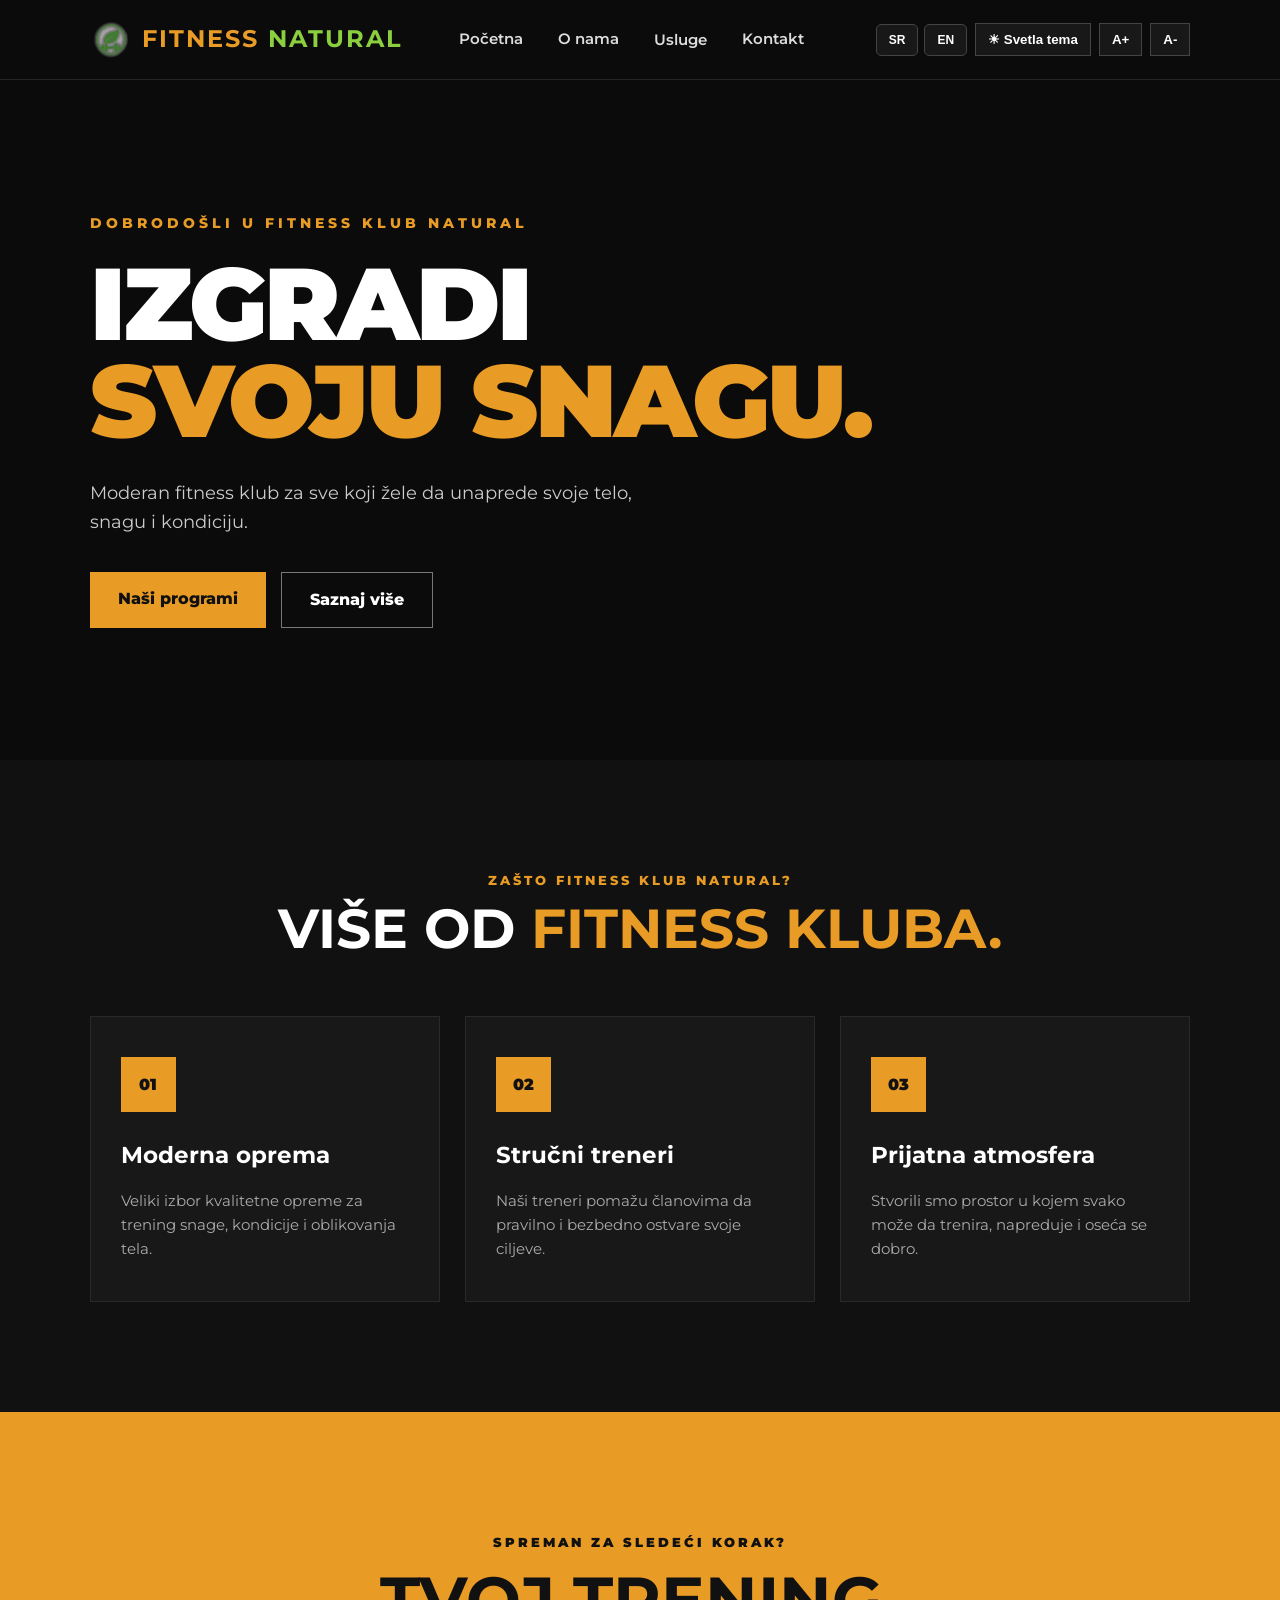
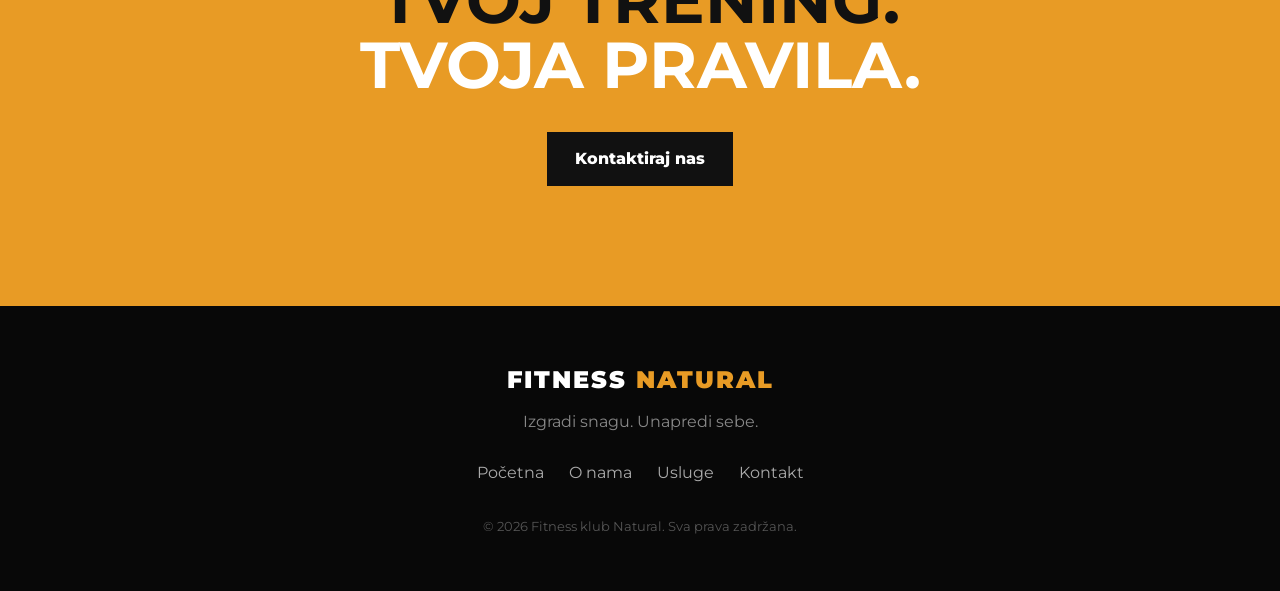
<file: index.html>
﻿<!DOCTYPE html>

<html lang="sr">

<head>
    <meta charset="UTF-8">

    <meta name="viewport" content="width=device-width, initial-scale=1.0">

    <meta name="description"
          content="Fitness klub Natural - moderan fitness klub za razvoj snage, kondicije i zdravog načina života.">

    <meta name="keywords"
          content="Fitness klub Natural, fitness klub, fitness, trening, bodybuilding, personalni trening">

    <meta name="author" content="Mateja Ivković">

    <title>Fitness klub Natural | Početna</title>



    <link rel="stylesheet" href="stil.css">
</head>

<body>


    <!-- ZAGLAVLJE -->

    <header class="zaglavlje">

        <a href="index.html" class="logo">
            <img src="logo.png" alt="Logo Fitness kluba Natural">
            <span>FITNESS <strong>NATURAL</strong></span>
        </a>

        <nav class="navigacija">

            <a href="index.html">
                Početna
            </a>

            <a href="onama.html">
                O nama
            </a>

            <div class="padajuci-meni">

                <a href="usluge.html" class="link-padajuceg-menija">
                    Usluge
                </a>

                <div class="sadrzaj-padajuceg-menija">

                    <a href="usluge.html#personalni">
                        Personalni trening
                    </a>

                    <a href="usluge.html#grupni">
                        Grupni treninzi
                    </a>

                    <a href="usluge.html#fitness">
                        Fitness program
                    </a>

                    <a href="usluge.html#ishrana">
                        Plan ishrane
                    </a>

                </div>

            </div>

            <a href="kontakt.html">
                Kontakt
            </a>

        </nav>


        <div class="kontrole-pristupacnosti">

            <!-- JEZIK -->

            <div id="kontrole-jezika"></div>

            <button type="button" id="dugme-tema">
                ☀ Svetla tema
            </button>

            <button type="button" id="povecaj-font">
                A+
            </button>

            <button type="button" id="smanji-font">
                A-
            </button>

        </div>

    </header>


    <!-- UVODNA SEKCIJA -->

    <main>

        <section class="uvodna-sekcija">

            <div class="sadrzaj-uvodne-sekcije">

                <p class="mali-naslov">
                    DOBRODOŠLI U FITNESS KLUB NATURAL
                </p>

                <h1>
                    IZGRADI
                    <span>SVOJU SNAGU.</span>
                </h1>

                <p class="uvodni-tekst">
                    Moderan fitness klub za sve koji žele da unaprede
                    svoje telo, snagu i kondiciju.
                </p>

                <div class="uvodna-dugmad">

                    <a href="usluge.html" class="dugme glavno-dugme">
                        Naši programi
                    </a>

                    <a href="onama.html" class="dugme sporedno-dugme">
                        Saznaj više
                    </a>

                </div>

            </div>

        </section>


        <!-- PREDNOSTI -->

        <section class="prednosti">

            <div class="naslov-sekcije">

                <p>
                    ZAŠTO FITNESS KLUB NATURAL?
                </p>

                <h2>
                    VIŠE OD <span>FITNESS KLUBA.</span>
                </h2>

            </div>


            <div class="kontejner-prednosti">

                <article class="kartica-prednosti">

                    <div class="oznaka-prednosti">
                        01
                    </div>

                    <h3>
                        Moderna oprema
                    </h3>

                    <p>
                        Veliki izbor kvalitetne opreme za trening
                        snage, kondicije i oblikovanja tela.
                    </p>

                </article>


                <article class="kartica-prednosti">

                    <div class="oznaka-prednosti">
                        02
                    </div>

                    <h3>
                        Stručni treneri
                    </h3>

                    <p>
                        Naši treneri pomažu članovima da pravilno
                        i bezbedno ostvare svoje ciljeve.
                    </p>

                </article>


                <article class="kartica-prednosti">

                    <div class="oznaka-prednosti">
                        03
                    </div>

                    <h3>
                        Prijatna atmosfera
                    </h3>

                    <p>
                        Stvorili smo prostor u kojem svako može
                        da trenira, napreduje i oseća se dobro.
                    </p>

                </article>

            </div>

        </section>


        <!-- POZIV NA AKCIJU -->

        <section class="poziv-na-akciju">

            <div>

                <p>
                    SPREMAN ZA SLEDEĆI KORAK?
                </p>

                <h2>
                    TVOJ TRENING.
                    <span>TVOJA PRAVILA.</span>
                </h2>

                <a href="kontakt.html" class="dugme glavno-dugme">
                    Kontaktiraj nas
                </a>

            </div>

        </section>

    </main>


    <!-- PODNOŽJE -->

    <footer class="podnozje">

        <div class="logo-podnozja">
            FITNESS <span>NATURAL</span>
        </div>

        <p>
            Izgradi snagu. Unapredi sebe.
        </p>

        <div class="linkovi-podnozja">

            <a href="index.html">
                Početna
            </a>

            <a href="onama.html">
                O nama
            </a>

            <a href="usluge.html">
                Usluge
            </a>

            <a href="kontakt.html">
                Kontakt
            </a>

        </div>

        <p class="autorska-prava">
            © 2026 Fitness klub Natural. Sva prava zadržana.
        </p>

    </footer>


    <!-- JAVASCRIPT -->

    <script src="pristupacnost.js"></script>

    <!-- PREVOD SR / EN -->

    <script src="prevod.js"></script>


</body>

</html>
</file>
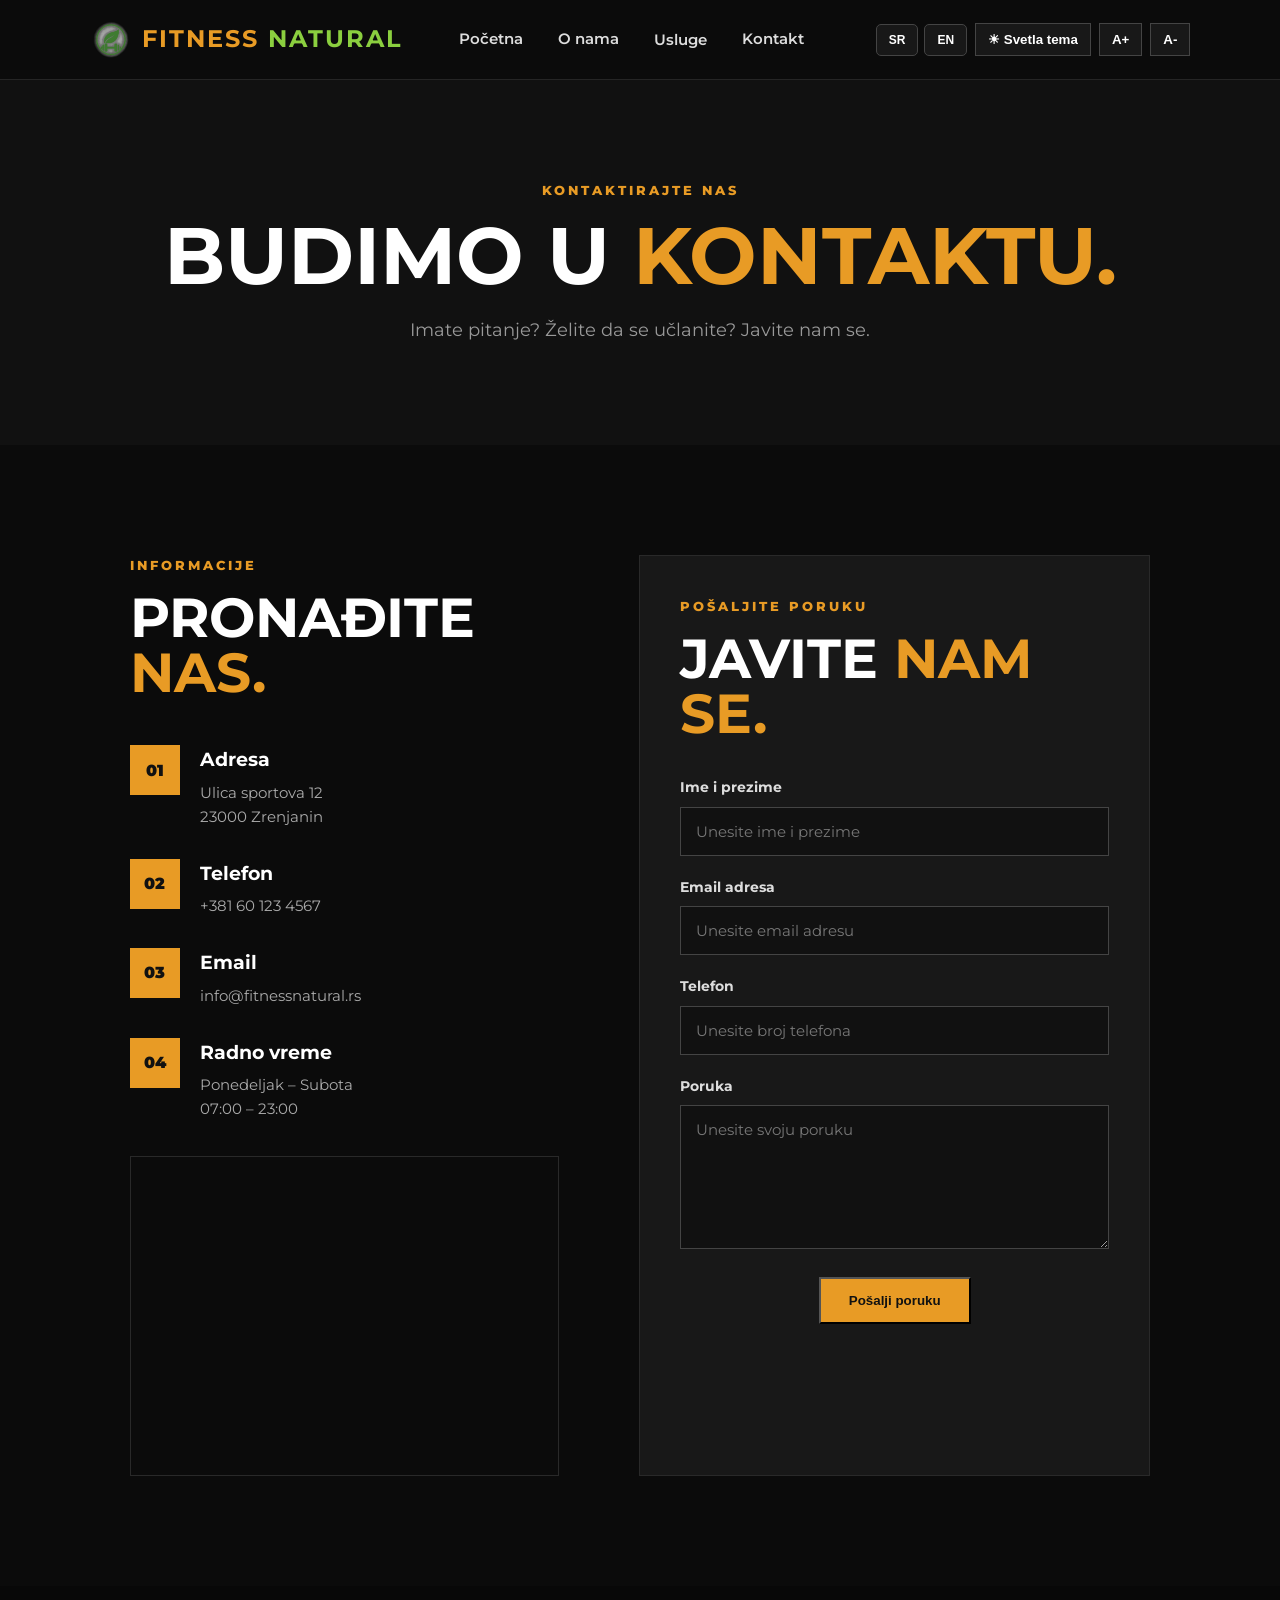
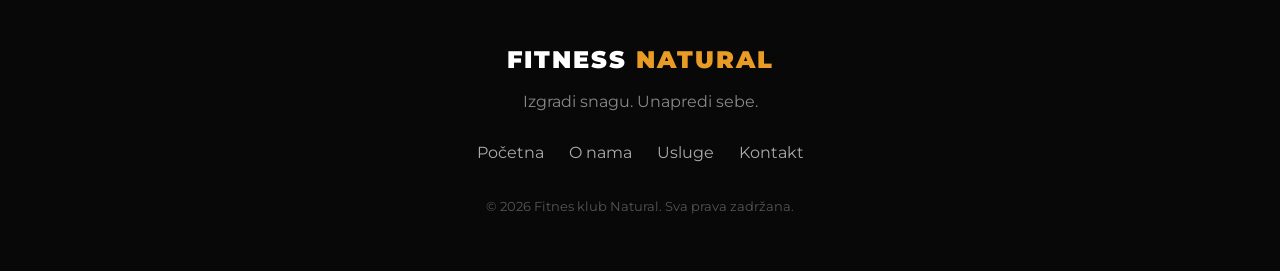
<file: kontakt.html>
﻿<!DOCTYPE html>

<html lang="sr">

<head>


    <meta charset="UTF-8">

    <meta name="viewport"
          content="width=device-width, initial-scale=1.0">

    <meta name="description"
          content="Kontaktirajte Fitnes klub Natural. Pronađite naše kontakt podatke, radno vreme i pošaljite nam poruku.">

    <meta name="keywords"
          content="Fitnes klub Natural, kontakt, fitness, Zrenjanin">

    <meta name="author"
          content="Mateja Ivković">

    <title>Fitnes klub Natural | Kontakt</title>



    <link rel="stylesheet" href="stil.css">


</head>

<body>

    
    <!-- ZAGLAVLJE -->

    <header class="zaglavlje">

        <a href="index.html" class="logo">
            <img src="logo.png" alt="Logo Fitnes kluba Natural">
            <span>FITNESS <strong>NATURAL</strong></span>
        </a>


        <nav class="navigacija">

            <a href="index.html">
                Početna
            </a>

            <a href="onama.html">
                O nama
            </a>

            <div class="padajuci-meni">

                <a href="usluge.html" class="link-padajuceg-menija">
                    Usluge
                </a>

                <div class="sadrzaj-padajuceg-menija">

                    <a href="usluge.html#personalni">
                        Personalni trening
                    </a>

                    <a href="usluge.html#grupni">
                        Grupni treninzi
                    </a>

                    <a href="usluge.html#fitness">
                        Fitness program
                    </a>

                    <a href="usluge.html#ishrana">
                        Plan ishrane
                    </a>

                </div>

            </div>

            <a href="kontakt.html">
                Kontakt
            </a>

        </nav>


        <div class="kontrole-pristupacnosti">

            <!-- JEZIK -->

            <div id="kontrole-jezika"></div>

            <button type="button" id="dugme-tema">
                ☀ Svetla tema
            </button>

            <button type="button" id="povecaj-font">
                A+
            </button>

            <button type="button" id="smanji-font">
                A-
            </button>

        </div>

    </header>



    <main>


        <!-- NASLOV STRANICE -->

        <section class="naslov-stranice">

            <p>
                KONTAKTIRAJTE NAS
            </p>

            <h1>
                BUDIMO U <span>KONTAKTU.</span>
            </h1>

            <p class="opis-stranice">
                Imate pitanje? Želite da se učlanite?
                Javite nam se.
            </p>

        </section>



        <!-- KONTAKT SEKCIJA -->

        <section class="kontakt-sekcija">


            <!-- INFORMACIJE -->

            <div class="kontakt-informacije">

                <p class="oznaka-sekcije">
                    INFORMACIJE
                </p>

                <h2>
                    PRONAĐITE <span>NAS.</span>
                </h2>


                <div class="stavka-kontakta">

                    <div class="oznaka-kontakta">
                        01
                    </div>

                    <div>

                        <h3>
                            Adresa
                        </h3>

                        <p>
                            Ulica sportova 12<br>
                            23000 Zrenjanin
                        </p>

                    </div>

                </div>


                <div class="stavka-kontakta">

                    <div class="oznaka-kontakta">
                        02
                    </div>

                    <div>

                        <h3>
                            Telefon
                        </h3>

                        <p>
                            +381 60 123 4567
                        </p>

                    </div>

                </div>


                <div class="stavka-kontakta">

                    <div class="oznaka-kontakta">
                        03
                    </div>

                    <div>

                        <h3>
                            Email
                        </h3>

                        <p>
                            info@fitnessnatural.rs
                        </p>

                    </div>

                </div>


                <div class="stavka-kontakta">

                    <div class="oznaka-kontakta">
                        04
                    </div>

                    <div>

                        <h3>
                            Radno vreme
                        </h3>

                        <p>
                            Ponedeljak – Subota<br>
                            07:00 – 23:00
                        </p>

                    </div>

                </div>


                <!-- MAPA -->

                <div class="kontakt-mapa">

                    <iframe src="https://www.google.com/maps?q=45.3824777,20.4080151&output=embed"
                            title="Fitnes klub Natural - Zrenjanin"
                            loading="lazy">
                    </iframe>

                </div>

            </div>



            <!-- FORMA -->

            <div class="sadrzaj-kontakt-forme">

                <p class="oznaka-sekcije">
                    POŠALJITE PORUKU
                </p>

                <h2>
                    JAVITE <span>NAM SE.</span>
                </h2>


                <form id="kontakt-forma">


                    <div class="grupa-forme">

                        <label for="ime">
                            Ime i prezime
                        </label>

                        <input type="text"
                               id="ime"
                               name="ime"
                               placeholder="Unesite ime i prezime">

                    </div>


                    <div class="grupa-forme">

                        <label for="email">
                            Email adresa
                        </label>

                        <input type="email"
                               id="email"
                               name="email"
                               placeholder="Unesite email adresu">

                    </div>


                    <div class="grupa-forme">

                        <label for="telefon">
                            Telefon
                        </label>

                        <input type="tel"
                               id="telefon"
                               name="telefon"
                               placeholder="Unesite broj telefona">

                    </div>


                    <div class="grupa-forme">

                        <label for="poruka">
                            Poruka
                        </label>

                        <textarea id="poruka"
                                  name="poruka"
                                  rows="6"
                                  placeholder="Unesite svoju poruku"></textarea>

                    </div>


                    <button type="submit"
                            class="dugme glavno-dugme">

                        Pošalji poruku

                    </button>


                    <p id="poruka-forme"
                       class="poruka-forme">
                    </p>


                </form>

            </div>

        </section>

    </main>



    <!-- PODNOŽJE -->

    <footer class="podnozje">

        <div class="logo-podnozja">
            FITNESS <span>NATURAL</span>
        </div>

        <p>
            Izgradi snagu. Unapredi sebe.
        </p>


        <div class="linkovi-podnozja">

            <a href="index.html">
                Početna
            </a>

            <a href="onama.html">
                O nama
            </a>

            <a href="usluge.html">
                Usluge
            </a>

            <a href="kontakt.html">
                Kontakt
            </a>

        </div>


        <p class="autorska-prava">
            © 2026 Fitnes klub Natural. Sva prava zadržana.
        </p>

    </footer>



    <!-- JAVASCRIPT -->

    <script src="validacija.js"></script>

    <script src="pristupacnost.js"></script>

    <script src="prevod.js"></script>
    

</body>

</html>
</file>
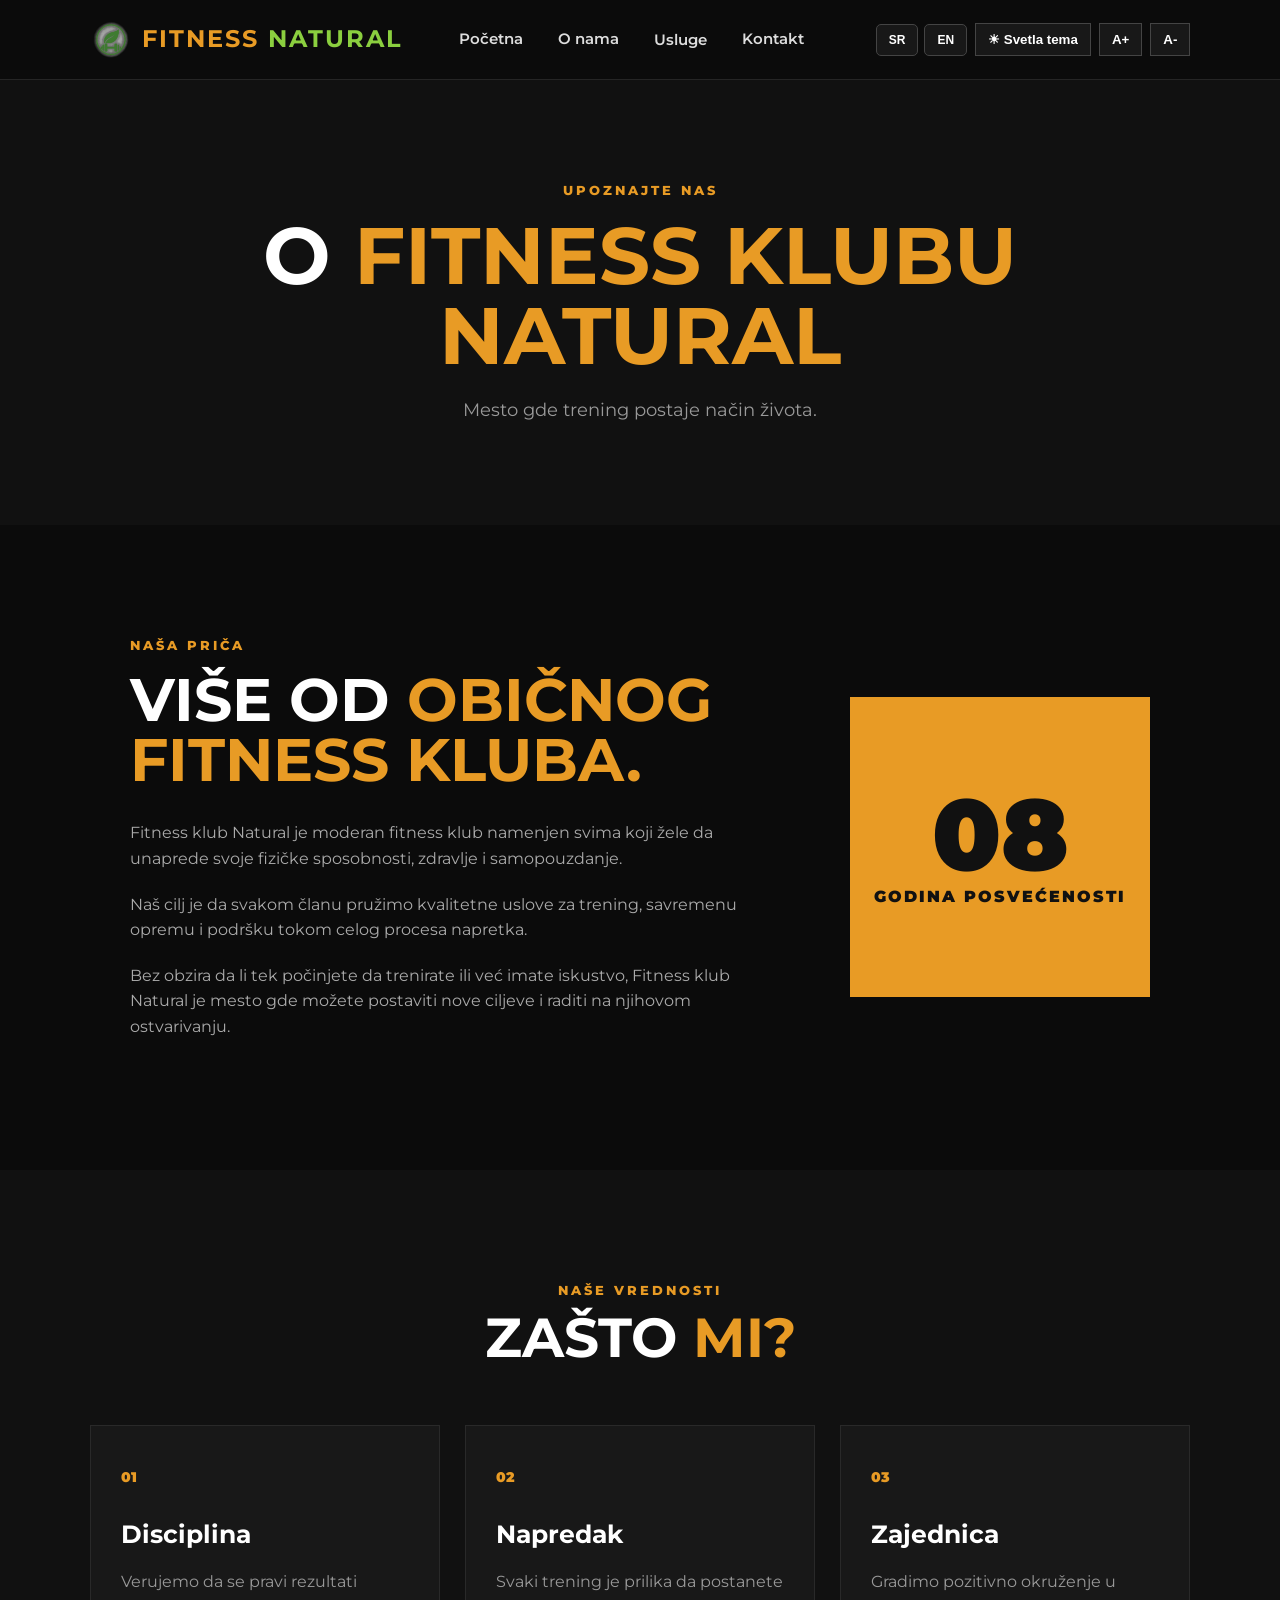
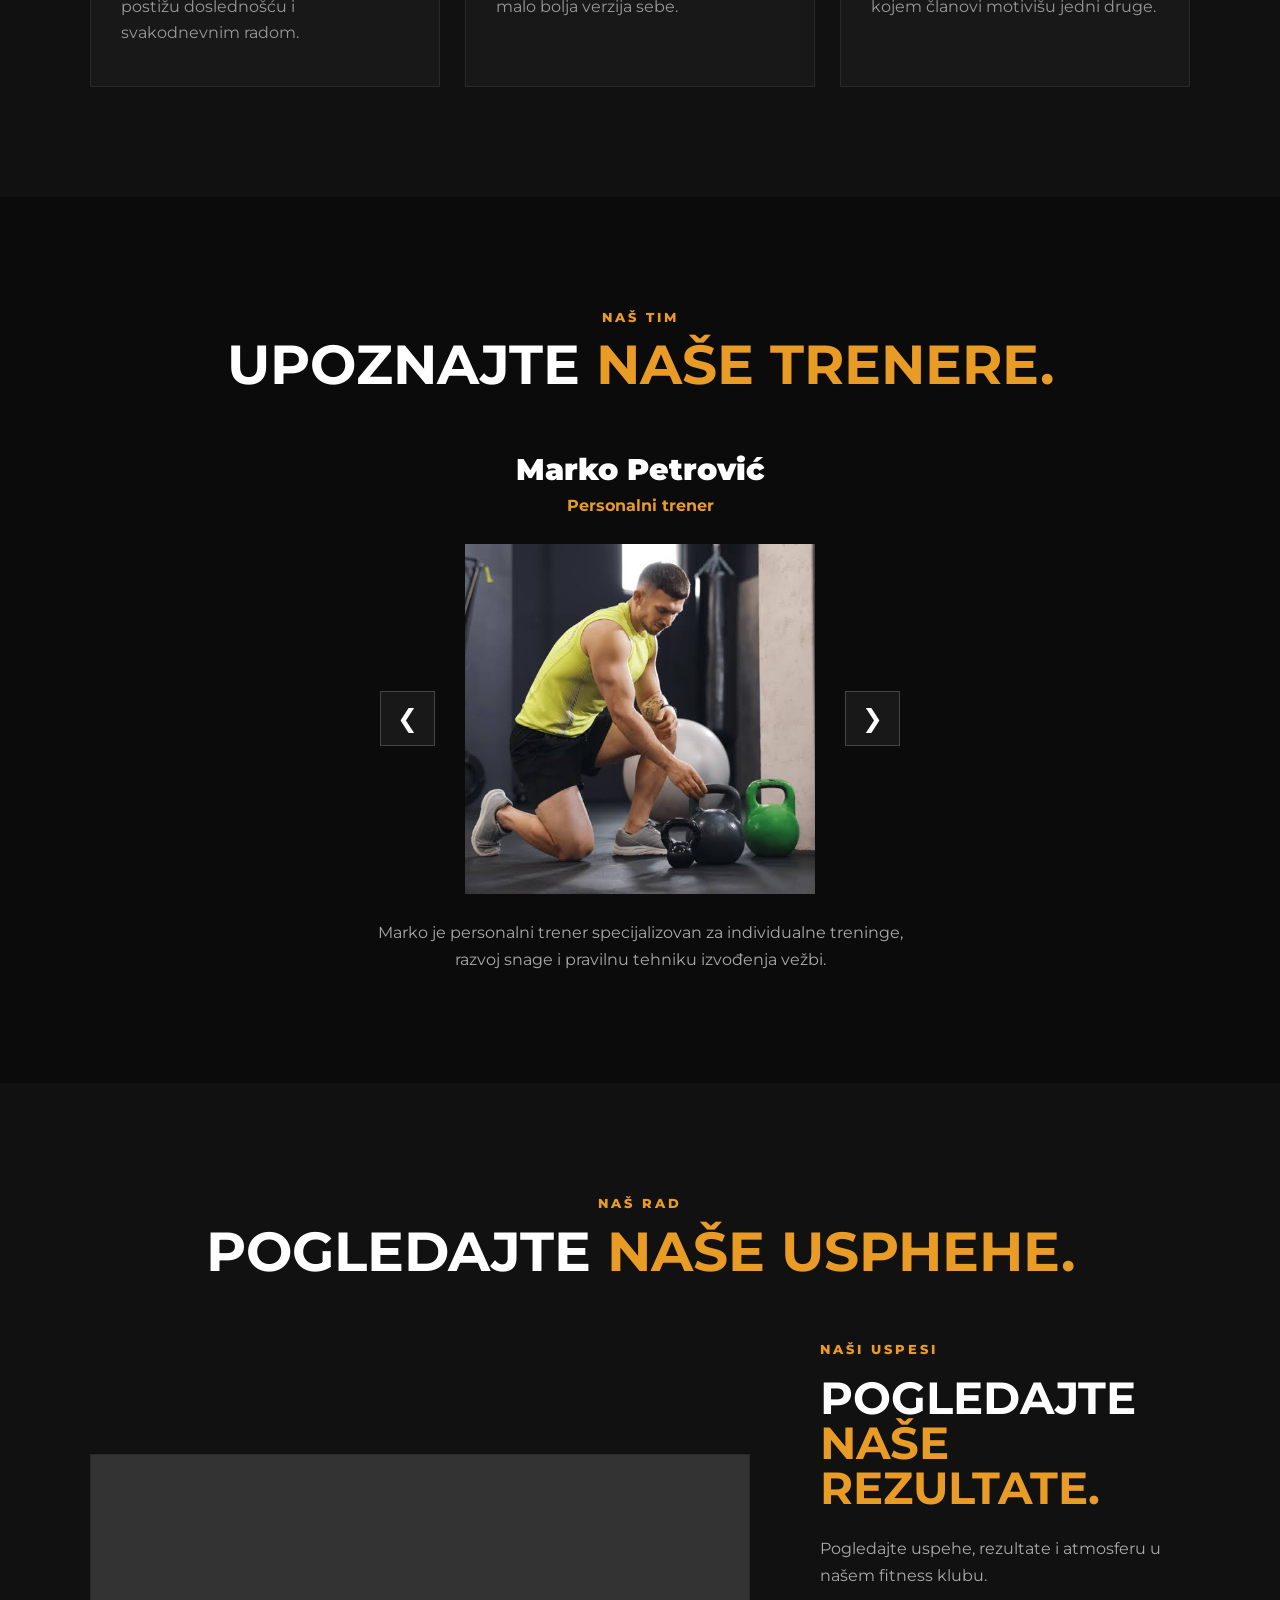
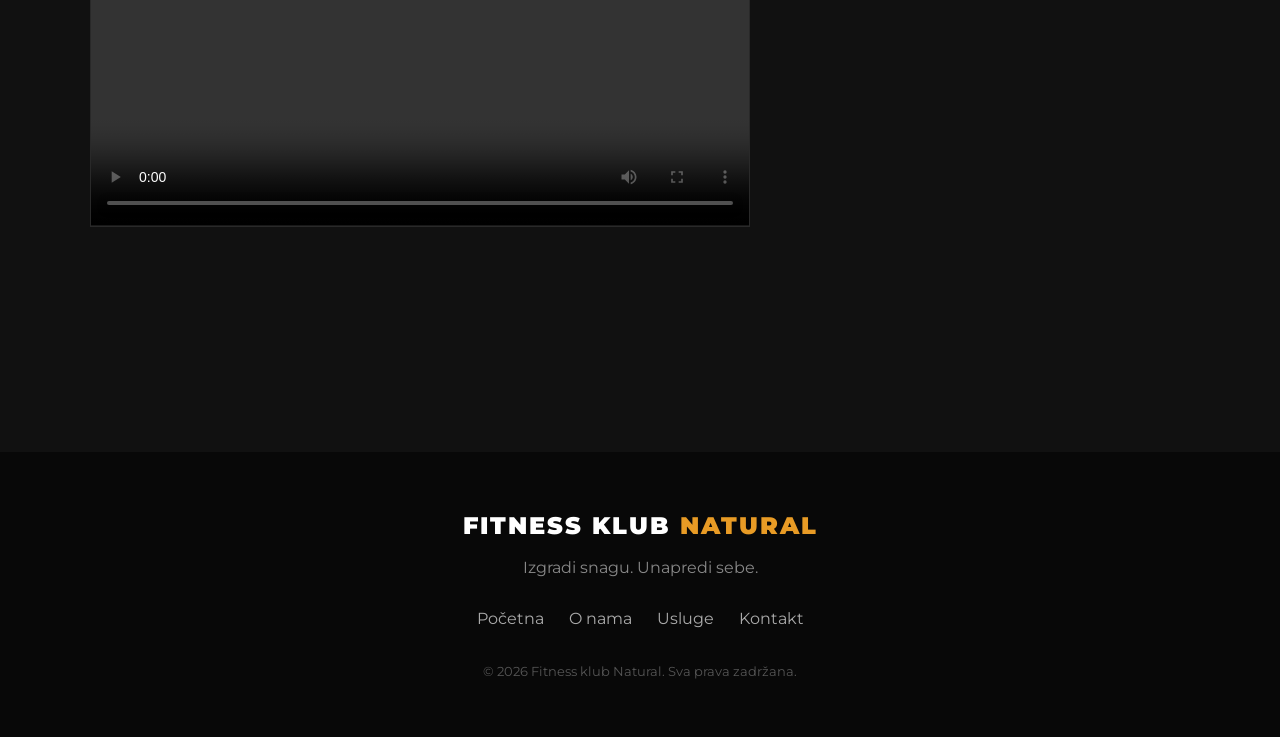
<file: onama.html>
﻿<!DOCTYPE html>

<html lang="sr">

<head>


    <meta charset="UTF-8">

    <meta name="viewport"
          content="width=device-width, initial-scale=1.0">

    <meta name="description"
          content="Saznajte više o Fitness klubu Natural, našim trenerima, vrednostima i načinu rada.">

    <meta name="keywords"
          content="Fitness klub Natural, o nama, fitness, treneri, treninzi">

    <meta name="author"
          content="Mateja Ivković">

    <title>Fitness Natural | O nama</title>



    <link rel="stylesheet" href="stil.css">


</head>

<body>

    
    <!-- ZAGLAVLJE -->

    <header class="zaglavlje">

        <a href="index.html" class="logo">
            <img src="logo.png" alt="Logo Fitness kluba Natural">
            <span>FITNESS <strong>NATURAL</strong></span>
        </a>


        <nav class="navigacija">

            <a href="index.html">
                Početna
            </a>

            <a href="onama.html">
                O nama
            </a>

            <div class="padajuci-meni">

                <a href="usluge.html" class="link-padajuceg-menija">
                    Usluge
                </a>

                <div class="sadrzaj-padajuceg-menija">

                    <a href="usluge.html#personalni">
                        Personalni trening
                    </a>

                    <a href="usluge.html#grupni">
                        Grupni treninzi
                    </a>

                    <a href="usluge.html#fitness">
                        Fitness program
                    </a>

                    <a href="usluge.html#ishrana">
                        Plan ishrane
                    </a>

                </div>

            </div>

            <a href="kontakt.html">
                Kontakt
            </a>

        </nav>


        <div class="kontrole-pristupacnosti">

            <!-- JEZIK -->

            <div id="kontrole-jezika"></div>

            <button type="button" id="dugme-tema">
                ☀ Svetla tema
            </button>

            <button type="button" id="povecaj-font">
                A+
            </button>

            <button type="button" id="smanji-font">
                A-
            </button>

        </div>

    </header>



    <main>


        <!-- NASLOV -->

        <section class="naslov-stranice">

            <p>
                UPOZNAJTE NAS
            </p>

            <h1>
                O <span>FITNESS KLUBU NATURAL</span>
            </h1>

            <p class="opis-stranice">
                Mesto gde trening postaje način života.
            </p>

        </section>



        <!-- NAŠA PRIČA -->

        <section class="sekcija-o-nama">

            <div class="tekst-o-nama">

                <p class="oznaka-sekcije">
                    NAŠA PRIČA
                </p>

                <h2>
                    VIŠE OD <span>OBIČNOG FITNESS KLUBA.</span>
                </h2>

                <p>
                    Fitness klub Natural je moderan fitness klub namenjen
                    svima koji žele da unaprede svoje fizičke sposobnosti,
                    zdravlje i samopouzdanje.
                </p>

                <p>
                    Naš cilj je da svakom članu pružimo kvalitetne uslove
                    za trening, savremenu opremu i podršku tokom celog
                    procesa napretka.
                </p>

                <p>
                    Bez obzira da li tek počinjete da trenirate ili već
                    imate iskustvo, Fitness klub Natural je mesto gde
                    možete postaviti nove ciljeve i raditi na njihovom
                    ostvarivanju.
                </p>

            </div>


            <div class="kutija-o-nama">

                <div class="broj-o-nama">
                    08
                </div>

                <p>
                    GODINA POSVEĆENOSTI
                </p>

            </div>

        </section>



        <!-- VREDNOSTI -->

        <section class="sekcija-vrednosti">

            <div class="naslov-sekcije">

                <p>
                    NAŠE VREDNOSTI
                </p>

                <h2>
                    ZAŠTO <span>MI?</span>
                </h2>

            </div>


            <div class="sadrzaj-vrednosti">

                <article class="kartica-vrednosti">

                    <span>01</span>

                    <h3>
                        Disciplina
                    </h3>

                    <p>
                        Verujemo da se pravi rezultati postižu
                        doslednošću i svakodnevnim radom.
                    </p>

                </article>


                <article class="kartica-vrednosti">

                    <span>02</span>

                    <h3>
                        Napredak
                    </h3>

                    <p>
                        Svaki trening je prilika da postanete
                        malo bolja verzija sebe.
                    </p>

                </article>


                <article class="kartica-vrednosti">

                    <span>03</span>

                    <h3>
                        Zajednica
                    </h3>

                    <p>
                        Gradimo pozitivno okruženje u kojem
                        članovi motivišu jedni druge.
                    </p>

                </article>

            </div>

        </section>



        <!-- TRENERI -->

        <section class="sekcija-trenera">

            <div class="naslov-sekcije">

                <p>
                    NAŠ TIM
                </p>

                <h2>
                    UPOZNAJTE <span>NAŠE TRENERE.</span>
                </h2>

            </div>



            <!-- CENTRALNI TRENER -->

            <div class="sadrzaj-trenera">


                <!-- IME TRENERA -->

                <h3 id="ime-trenera">
                    Marko Petrović
                </h3>



                <!-- POZICIJA TRENERA -->

                <p id="uloga-trenera" class="pozicija-trenera">
                    Personalni trener
                </p>



                <!-- SLIKA I STRELICE -->

                <div class="okvir-slike-trenera">


                    <!-- PRETHODNI TRENER -->

                    <button class="dugme-klizaca"
                            id="prethodni-trener"
                            type="button"
                            aria-label="Prethodni trener">

                        &#10094;

                    </button>



                    <!-- SLIKA -->

                    <div class="slika-trenera">

                        <img id="fotografija-trenera"
                             src="images/trener1.jpg"
                             alt="Marko Petrović">

                    </div>



                    <!-- SLEDEĆI TRENER -->

                    <button class="dugme-klizaca"
                            id="sledeci-trener"
                            type="button"
                            aria-label="Sledeći trener">

                        &#10095;

                    </button>

                </div>



                <!-- OPIS TRENERA -->

                <p id="opis-trenera"
                   class="opis-trenera">

                    Marko je personalni trener specijalizovan
                    za individualne treninge, razvoj snage
                    i pravilnu tehniku izvođenja vežbi.

                </p>

            </div>

        </section>



        <!-- VIDEO I NAŠI USPESI -->

        <section class="sekcija-videa">

            <div class="naslov-sekcije">

                <p>
                    NAŠ RAD
                </p>

                <h2>
                    POGLEDAJTE <span>NAŠE USPHEHE.</span>
                </h2>

            </div>



            
            <div class="sadrzaj-videa">


                <!-- VIDEO SA RAČUNARA -->

                <div class="lokalni-video">

                    <video controls>

                        <source src="video.mp4"
                                type="video/mp4">

                        Vaš pregledač ne podržava video.

                    </video>

                </div>


                <!-- YOUTUBE VIDEO -->

                <div class="informacije-o-videu">

                    <p class="oznaka-sekcije">
                        NAŠI USPESI
                    </p>

                    <h3>
                        POGLEDAJTE
                        <span>NAŠE REZULTATE.</span>
                    </h3>

                    <p>
                        Pogledajte uspehe, rezultate i atmosferu
                        u našem fitness klubu.
                    </p>

                    <iframe style="width: 100%;"
                            height="315"
                            src="https://www.youtube.com/embed/IUc3bGzsrLc"
                            title="YouTube video - Fitness klub Natural"
                            frameborder="0"
                            allow="accelerometer; autoplay; clipboard-write; encrypted-media; gyroscope; picture-in-picture"
                            allowfullscreen>
                    </iframe>

                </div>

            </div>
            


        </section>



    </main>



    <!-- PODNOŽJE -->

    <footer class="podnozje">

        <div class="logo-podnozja">
            FITNESS KLUB <span>NATURAL</span>
        </div>

        <p>
            Izgradi snagu. Unapredi sebe.
        </p>


        <div class="linkovi-podnozja">

            <a href="index.html">
                Početna
            </a>

            <a href="onama.html">
                O nama
            </a>

            <a href="usluge.html">
                Usluge
            </a>

            <a href="kontakt.html">
                Kontakt
            </a>

        </div>


        <p class="autorska-prava">
            © 2026 Fitness klub Natural. Sva prava zadržana.
        </p>

    </footer>



    <!-- JAVASCRIPT -->

    <script src="jquery.min.js"></script>

    <script src="validacija.js"></script>

    <script src="pristupacnost.js"></script>

    <script src="treneri.js"></script>

    <script src="prevod.js"></script>
    

</body>

</html>
</file>
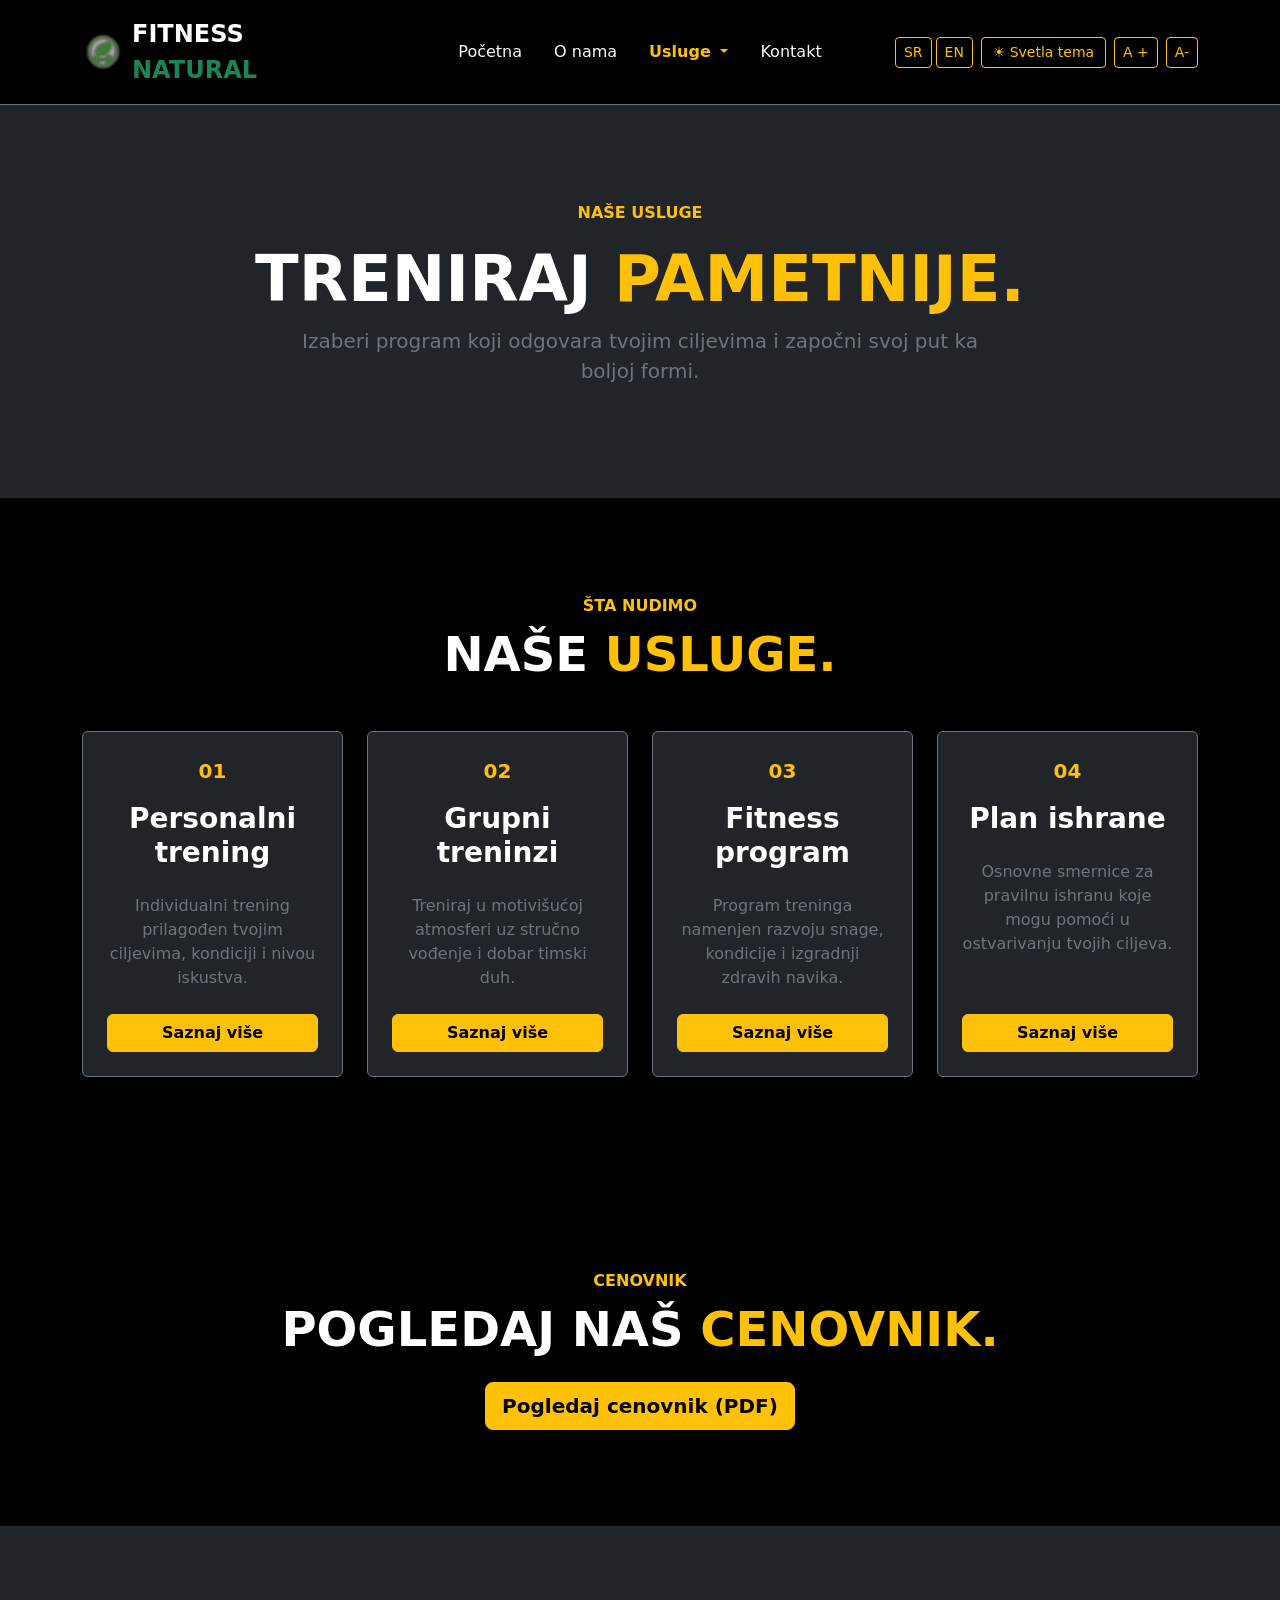
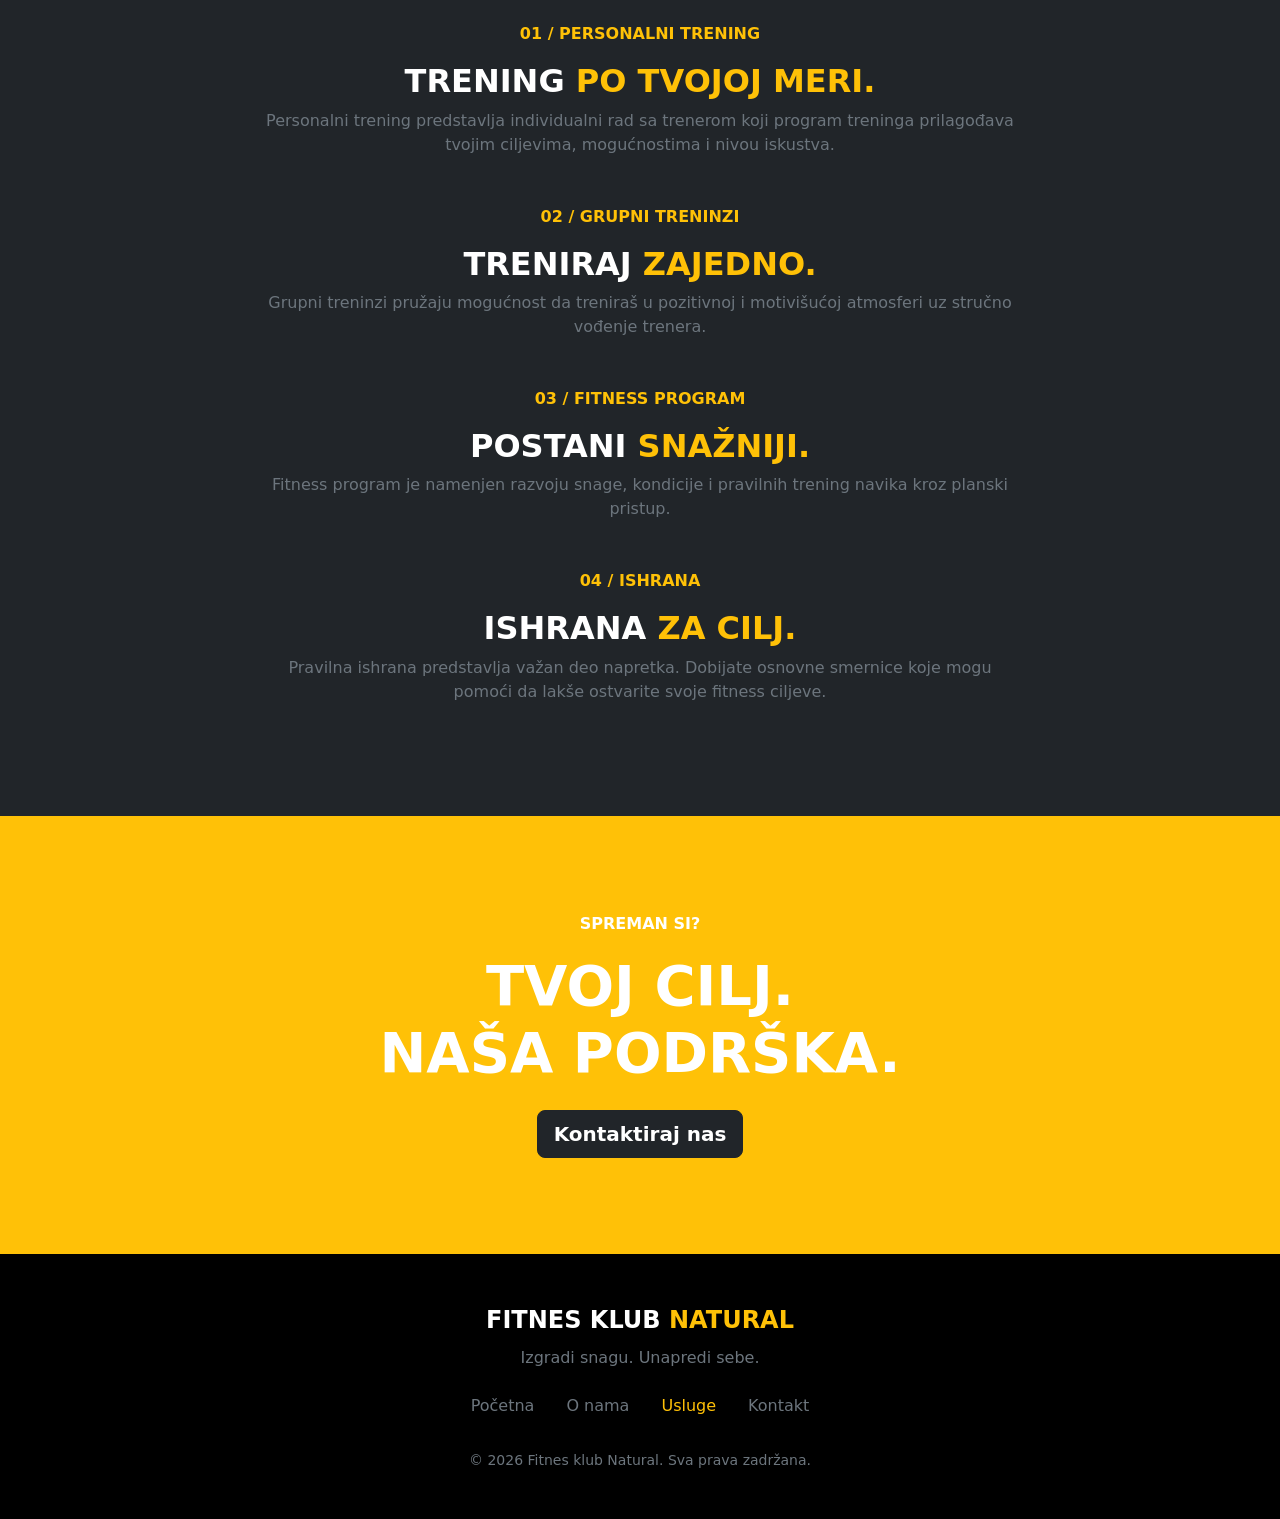
<file: usluge.html>
﻿<!DOCTYPE html>

<html lang="sr">

<head>

    <meta charset="UTF-8">

    <meta name="viewport" content="width=device-width, initial-scale=1.0">

    <meta name="description"
          content="Fitnes klub Natural - personalni treninzi, grupni treninzi, fitness programi i planovi ishrane.">

    <meta name="keywords"
          content="Fitnes klub Natural, fitness, personalni trening, grupni trening, plan ishrane">

    <meta name="author" content="Mateja Ivković">

    <title>Fitnes klub Natural | Usluge</title>

    <link rel="stylesheet" href="bootstrap/bootstrap.min.css">


    <script src="bootstrap/bootstrap.bundle.min.js" defer></script>
    <script src="usluge.js" defer></script>

    <style>
        #dugme-tema,
        #povecaj-font,
        #smanji-font {
            white-space: nowrap;
            flex-shrink: 0;
        }

        #dugme-tema {
            min-width: 125px;
        }

        #kontrole-jezika {
            flex-shrink: 0;
            white-space: nowrap;
        }

            #kontrole-jezika .dugme-jezika {
                border: 1px solid #ffc107;
                background: transparent;
                color: #ffc107;
                border-radius: 0.25rem;
                padding: 0.25rem 0.5rem;
                font-size: 0.875rem;
                line-height: 1.5;
                white-space: nowrap;
            }

                #kontrole-jezika .dugme-jezika.active,
                #kontrole-jezika .dugme-jezika:hover {
                    background: #ffc107;
                    border-color: #ffc107;
                    color: #212529;
                }
    </style>
        </head >

        <body class="bg-dark text-white" >
        <!-- ZAGLAVLJE -->
        <header class="bg-black border-bottom border-secondary" >

        <div class="container py-3" >

        <div class="row align-items-center" >

        <div class="col-md-3 text-center text-md-start" >

        <a href="index.html"
        class="d-inline-flex align-items-center text-white text-decoration-none fw-bold fs-4" >

        <img src="logo.png"
        alt="Logo Fitnes kluba Natural"
        class="rounded-circle me-2"
        width="42"
        height="42" >

        <span >
        FITNESS <span class="text-success" > NATURAL</span >
        </span >

        </a >

        </div >


        <div class="col-md-6" >

        <nav class="nav justify-content-center align-items-center" >

        <a href="index.html"
        class="nav-link text-light" >

        Početna

        </a >


        <a href="onama.html"
        class="nav-link text-light" >

        O nama

        </a >


        <div class="dropdown" >

        <a href="usluge.html"
        class="nav-link text-warning fw-bold dropdown-toggle"
        role="button"
        data-bs-toggle="dropdown"
        aria-expanded="false" >

        Usluge

        </a >


        <ul class="dropdown-menu dropdown-menu-dark" >

        <li >
        <a class="dropdown-item"
        href="#personalni" >

        Personalni trening

        </a >
        </li >


        <li >
        <a class="dropdown-item"
        href="#grupni" >

        Grupni treninzi

        </a >
        </li >


        <li >
        <a class="dropdown-item"
        href="#fitness" >

        Fitness program

        </a >
        </li >


        <li >
        <a class="dropdown-item"
        href="#ishrana" >

        Plan ishrane

        </a >
        </li >

        </ul >

        </div >


        <a href="kontakt.html"
        class="nav-link text-light" >

        Kontakt

        </a >

        </nav >

        </div >
        <!-- PRISTUPAČNOST -->
        <div class="col-md-3 text-center text-md-end" >

            <div class="d-flex flex-row justify-content-center justify-content-md-end align-items-center gap-2">


                <div id="kontrole-jezika"
                     class="d-flex align-items-center gap-1 mb-0"
                     aria-label="Izbor jezika">
                </div>

                <button type="button"
                        id="dugme-tema"
                        class="btn btn-outline-warning btn-sm">
                    ☀ Svetla tema
                </button>

                <button type="button"
                        id="povecaj-font"
                        class="btn btn-outline-warning btn-sm">
                    A +
                </button>

                <button type="button"
                        id="smanji-font"
                        class="btn btn-outline-warning btn-sm">
                    A-
                </button>



            </div>

        </div >

        </div >

        </header >
        <!-- NASLOV -->
        <section class="bg-dark text-center py-5" >

        <div class="container py-5" >

        <p class="text-warning fw-bold mb-3" >

        NAŠE USLUGE

        </p >


        <h1 class="display-3 fw-bold" >

        TRENIRAJ
        <span class="text-warning" > PAMETNIJE.</span >

        </h1 >


        <p class="lead text-secondary mx-auto"
        style="max-width: 700px;" >

        Izaberi program koji odgovara tvojim ciljevima
        i započni svoj put ka boljoj formi.

        </p >

        </div >

        </section >
        <!-- USLUGE -->
        <section class="bg-black py-5" >

        <div class="container py-5" >

        <div class="text-center mb-5" >

        <p class="text-warning fw-bold mb-2" >

        ŠTA NUDIMO

        </p >


        <h2 class="display-5 fw-bold" >

        NAŠE
        <span class="text-warning" > USLUGE.</span >

        </h2 >

        </div >


        <div class="row g-4" >
        <!-- 01 -->
        <div class="col-12 col-md-6 col-xl-3" >

        <div class="card h-100 bg-dark text-white border-secondary" >

        <div class="card-body p-4 text-center d-flex flex-column" >

        <div class="text-warning fw-bold fs-5 mb-3" >
        01
        </div >


        <h3 class="fw-bold mb-4" >
        Personalni trening
        </h3 >


        <p class="text-secondary mb-4" >

        Individualni trening prilagođen tvojim
        ciljevima, kondiciji i nivou iskustva.

        </p >


        <a href="#personalni"
        class="btn btn-warning fw-bold mt-auto" >

        Saznaj više

        </a >

        </div >

        </div >

        </div >
        <!-- 02 -->
        <div class="col-12 col-md-6 col-xl-3" >

        <div class="card h-100 bg-dark text-white border-secondary" >

        <div class="card-body p-4 text-center d-flex flex-column" >

        <div class="text-warning fw-bold fs-5 mb-3" >
        02
        </div >


        <h3 class="fw-bold mb-4" >
        Grupni treninzi
        </h3 >


        <p class="text-secondary mb-4" >

        Treniraj u motivišućoj atmosferi uz stručno
        vođenje i dobar timski duh.

        </p >


        <a href="#grupni"
        class="btn btn-warning fw-bold mt-auto" >

        Saznaj više

        </a >

        </div >

        </div >

        </div >
        <!-- 03 -->
        <div class="col-12 col-md-6 col-xl-3" >

        <div class="card h-100 bg-dark text-white border-secondary" >

        <div class="card-body p-4 text-center d-flex flex-column" >

        <div class="text-warning fw-bold fs-5 mb-3" >
        03
        </div >


        <h3 class="fw-bold mb-4" >
        Fitness program
        </h3 >


        <p class="text-secondary mb-4" >

        Program treninga namenjen razvoju snage,
        kondicije i izgradnji zdravih navika.

        </p >


        <a href="#fitness"
        class="btn btn-warning fw-bold mt-auto" >

        Saznaj više

        </a >

        </div >

        </div >

        </div >
        <!-- 04 -->
        <div class="col-12 col-md-6 col-xl-3" >

        <div class="card h-100 bg-dark text-white border-secondary" >

        <div class="card-body p-4 text-center d-flex flex-column" >

        <div class="text-warning fw-bold fs-5 mb-3" >
        04
        </div >


        <h3 class="fw-bold mb-4" >
        Plan ishrane
        </h3 >


        <p class="text-secondary mb-4" >

        Osnovne smernice za pravilnu ishranu koje
        mogu pomoći u ostvarivanju tvojih ciljeva.

        </p >


        <a href="#ishrana"
        class="btn btn-warning fw-bold mt-auto" >

        Saznaj više

        </a >

        </div >

        </div >

        </div >

        </div >

        </div >

        </section >
        <!-- CENOVNIK -->
        <section class="bg-black py-5" >

        <div class="container py-5 text-center" >

        <p class="text-warning fw-bold mb-2" >
        CENOVNIK
        </p >


        <h2 class="display-5 fw-bold mb-4" >

        POGLEDAJ NAŠ
        <span class="text-warning" > CENOVNIK.</span >

        </h2 >





        <a href="cenovnik.pdf"
        class="btn btn-warning btn-lg fw-bold"
        target="_blank" >

        Pogledaj cenovnik (PDF)

        </a >

        </div >

        </section >
        <!-- DETALJI -->
        <section class="bg-dark py-5" >

        <div class="container py-5" >


        <div id="personalni"
        class="text-center mb-5" >

        <p class="text-warning fw-bold" >
        01 / PERSONALNI TRENING
        </p >


        <h2 class="fw-bold" >

        TRENING
        <span class="text-warning" >
        PO TVOJOJ MERI.
        </span >

        </h2 >


        <p class="text-secondary mx-auto"
        style="max-width: 750px;" >

        Personalni trening predstavlja individualni rad sa
        trenerom koji program treninga prilagođava tvojim
        ciljevima, mogućnostima i nivou iskustva.

        </p >

        </div >



        <div id="grupni"
        class="text-center mb-5" >

        <p class="text-warning fw-bold" >
        02 / GRUPNI TRENINZI
        </p >


        <h2 class="fw-bold" >

        TRENIRAJ
        <span class="text-warning" >
        ZAJEDNO.
        </span >

        </h2 >


        <p class="text-secondary mx-auto"
        style="max-width: 750px;" >

        Grupni treninzi pružaju mogućnost da treniraš u
        pozitivnoj i motivišućoj atmosferi uz stručno
        vođenje trenera.

        </p >

        </div >



        <div id="fitness"
        class="text-center mb-5" >

        <p class="text-warning fw-bold" >
        03 / FITNESS PROGRAM
        </p >


        <h2 class="fw-bold" >

        POSTANI
        <span class="text-warning" >
        SNAŽNIJI.
        </span >

        </h2 >


        <p class="text-secondary mx-auto"
        style="max-width: 750px;" >

        Fitness program je namenjen razvoju snage,
        kondicije i pravilnih trening navika kroz
        planski pristup.

        </p >

        </div >



        <div id="ishrana"
        class="text-center" >

        <p class="text-warning fw-bold" >
        04 / ISHRANA
        </p >


        <h2 class="fw-bold" >

        ISHRANA
        <span class="text-warning" >
        ZA CILJ.
        </span >

        </h2 >


        <p class="text-secondary mx-auto"
        style="max-width: 750px;" >

        Pravilna ishrana predstavlja važan deo napretka.
        Dobijate osnovne smernice koje mogu pomoći da
        lakše ostvarite svoje fitness ciljeve.

        </p >

        </div >

        </div >

        </section >
        <!-- CTA -->
        <section class="bg-warning text-dark text-center py-5" >

        <div class="container py-5" >

        <p class="fw-bold" >
        SPREMAN SI?
        </p >


        <h2 class="display-4 fw-bold mb-4" >

        TVOJ CILJ.

        <span class="d-block text-white" >
        NAŠA PODRŠKA.
        </span >

        </h2 >


        <a href="kontakt.html"
        class="btn btn-dark btn-lg fw-bold" >

        Kontaktiraj nas

        </a >

        </div >

        </section >
        <!-- PODNOŽJE -->
        <footer class="bg-black text-center py-5" >

        <div class="container" >

        <div class="fs-4 fw-bold mb-2" >

        FITNES KLUB
        <span class="text-warning" > NATURAL</span >

        </div >


        <p class="text-secondary" >
        Izgradi snagu. Unapredi sebe.
        </p >


        <nav class="nav justify-content-center mb-4" >

        <a href="index.html"
        class="nav-link text-secondary" >

        Početna

        </a >


        <a href="onama.html"
        class="nav-link text-secondary" >

        O nama

        </a >


        <a href="usluge.html"
        class="nav-link text-warning" >

        Usluge

        </a >


        <a href="kontakt.html"
        class="nav-link text-secondary" >

        Kontakt

        </a >

        </nav >


        <p class="text-secondary small mb-0" >

        © 2026 Fitnes klub Natural. Sva prava zadržana.

        </p >

        </div >

        </footer >


        <script src="prevod.js" defer > </script >

        </body >

        </html >
</file>
<file: stil.css>
﻿/* =========================
OSNOVNA PODEŠAVANJA
========================= */
@font-face {
    font-family: 'Montserrat';
    src: url('font/static/Montserrat-Regular.ttf') format('truetype');
    font-weight: 400;
}

@font-face {
    font-family: 'Montserrat';
    src: url('font/static/Montserrat-Medium.ttf') format('truetype');
    font-weight: 500;
}

@font-face {
    font-family: 'Montserrat';
    src: url('font/static/Montserrat-SemiBold.ttf') format('truetype');
    font-weight: 600;
}

@font-face {
    font-family: 'Montserrat';
    src: url('font/static/Montserrat-Bold.ttf') format('truetype');
    font-weight: 700;
}

@font-face {
    font-family: 'Montserrat';
    src: url('font/static/Montserrat-ExtraBold.ttf') format('truetype');
    font-weight: 800;
}

@font-face {
    font-family: 'Montserrat';
    src: url('font/static/Montserrat-Black.ttf') format('truetype');
    font-weight: 900;
}

* {
    margin: 0;
    padding: 0;
    box-sizing: border-box;
}

html {
    scroll-behavior: smooth;
}

body {
    font-family: 'Montserrat', sans-serif;
    background-color: #0b0b0b;
    color: #ffffff;
    line-height: 1.6;
}

a {
    text-decoration: none;
    color: inherit;
}


/* =========================
ZAGLAVLJE
========================= */

.zaglavlje {
    width: 100%;
    min-height: 80px;
    display: flex;
    align-items: center;
    justify-content: space-between;
    padding: 0 7%;
    background-color: #0b0b0b;
    border-bottom: 1px solid #252525;
    position: relative;
    z-index: 10;
}

.logo,
.logo-podnozja {
    font-size: 24px;
    font-weight: 900;
    letter-spacing: 2px;
}

    .logo span,
    .logo-podnozja span {
        color: #e89b25;
    }

/* =========================
NAVIGACIJA
========================= */

.navigacija {
    display: flex;
    gap: 35px;
}

    .navigacija a {
        position: relative;
        color: #dddddd;
        font-size: 15px;
        font-weight: 600;
        transition: 0.3s;
    }

        .navigacija a:hover,
        .navigacija a.active {
            color: #e89b25;
        }

        .navigacija a::after {
            content: "";
            position: absolute;
            left: 0;
            bottom: -8px;
            width: 0;
            height: 2px;
            background-color: #e89b25;
            transition: 0.3s;
        }

        .navigacija a:hover::after,
        .navigacija a.active::after {
            width: 100%;
        }

/* =========================
DUGME ZAGLAVLJA
========================= */

.dugme-zaglavlja {
    background-color: #e89b25;
    color: #111111;
    padding: 11px 22px;
    font-size: 14px;
    font-weight: 800;
    transition: 0.3s;
}

    .dugme-zaglavlja:hover {
        background-color: #ffffff;
        transform: translateY(-2px);
    }

/* =========================
UVODNA SEKCIJA
========================= */

.uvodna-sekcija {
    min-height: 680px;
    display: flex;
    align-items: center;
    padding: 80px 7%;
    position: relative;
    overflow: hidden;
    background-color: #0b0b0b;
}

/* =========================
SADRŽAJ UVODNE SEKCIJE
========================= */

.sadrzaj-uvodne-sekcije {
    width: 100%;
    max-width: 1200px;
    margin: 0 auto;
    position: relative;
    z-index: 2;
}

.mali-naslov {
    color: #e89b25;
    font-size: 14px;
    font-weight: 800;
    letter-spacing: 4px;
    margin-bottom: 20px;
}

.uvodna-sekcija h1 {
    font-size: clamp(55px, 8vw, 105px);
    line-height: 0.95;
    font-weight: 900;
    letter-spacing: -3px;
    margin-bottom: 30px;
}

    .uvodna-sekcija h1 span {
        display: block;
        color: #e89b25;
    }

.uvodni-tekst {
    max-width: 550px;
    color: #cccccc;
    font-size: 18px;
    margin-bottom: 35px;
}

/* =========================
DUGMAD
========================= */

.uvodna-dugmad {
    display: flex;
    gap: 15px;
    flex-wrap: wrap;
}

.dugme {
    display: inline-block;
    padding: 14px 28px;
    font-weight: 800;
    transition: 0.3s;
}

.glavno-dugme {
    background-color: #e89b25;
    color: #111111;
}

    .glavno-dugme:hover {
        background-color: #ffffff;
        transform: translateY(-3px);
    }

.sporedno-dugme {
    border: 1px solid #777777;
    color: #ffffff;
}

    .sporedno-dugme:hover {
        border-color: #e89b25;
        color: #e89b25;
        transform: translateY(-3px);
    }

/* =========================
PREDNOSTI
========================= */

.prednosti {
    padding: 110px 7%;
    background-color: #111111;
}

.naslov-sekcije {
    width: 100%;
    text-align: center;
    margin-bottom: 60px;
}

    .naslov-sekcije p {
        color: #e89b25;
        font-size: 13px;
        font-weight: 800;
        letter-spacing: 3px;
        margin-bottom: 10px;
    }

    .naslov-sekcije h2 {
        font-size: clamp(35px, 5vw, 55px);
        line-height: 1;
    }

        .naslov-sekcije h2 span {
            color: #e89b25;
        }

/* =========================
KARTICE PREDNOSTI
========================= */

.kontejner-prednosti {
    width: 100%;
    max-width: 1200px;
    margin: 0 auto;
    display: flex;
    gap: 25px;
}

.kartica-prednosti {
    flex: 1;
    padding: 40px 30px;
    background-color: #181818;
    border: 1px solid #292929;
    transition: 0.4s;
}

    .kartica-prednosti:hover {
        transform: translateY(-10px);
        border-color: #e89b25;
        box-shadow: 0 15px 40px rgba(0, 0, 0, 0.5);
    }

.oznaka-prednosti {
    width: 55px;
    height: 55px;
    display: flex;
    align-items: center;
    justify-content: center;
    margin-bottom: 25px;
    background-color: #e89b25;
    color: #111111;
    font-weight: 900;
}

.kartica-prednosti h3 {
    font-size: 23px;
    margin-bottom: 15px;
}

.kartica-prednosti p {
    color: #aaaaaa;
    font-size: 15px;
}

/* =========================
POZIV NA AKCIJU
========================= */

.poziv-na-akciju {
    padding: 120px 7%;
    text-align: center;
    background-color: #e89b25;
    color: #111111;
}

    .poziv-na-akciju p {
        font-size: 13px;
        font-weight: 900;
        letter-spacing: 3px;
        margin-bottom: 15px;
    }

    .poziv-na-akciju h2 {
        font-size: clamp(35px, 6vw, 65px);
        line-height: 1;
        margin-bottom: 35px;
    }

        .poziv-na-akciju h2 span {
            display: block;
            color: #ffffff;
        }

    .poziv-na-akciju .glavno-dugme {
        background-color: #111111;
        color: #ffffff;
    }

        .poziv-na-akciju .glavno-dugme:hover {
            background-color: #ffffff;
            color: #111111;
        }

/* =========================
PODNOŽJE
========================= */

.podnozje {
    padding: 55px 7%;
    text-align: center;
    background-color: #080808;
}

.logo-podnozja {
    margin-bottom: 10px;
}

.podnozje > p {
    color: #888888;
    margin-bottom: 25px;
}

.linkovi-podnozja {
    display: flex;
    justify-content: center;
    gap: 25px;
    margin-bottom: 30px;
}

    .linkovi-podnozja a {
        color: #aaaaaa;
        transition: 0.3s;
    }

        .linkovi-podnozja a:hover {
            color: #e89b25;
        }

.podnozje .autorska-prava {
    color: #555555;
    font-size: 13px;
    margin: 0;
}

/* =========================
NASLOV STRANICE
========================= */

.naslov-stranice {
    width: 100%;
    padding: 100px 7%;
    text-align: center;
    background-color: #111111;
}

    .naslov-stranice p:first-child {
        color: #e89b25;
        font-size: 13px;
        font-weight: 800;
        letter-spacing: 3px;
        margin-bottom: 15px;
    }

    .naslov-stranice h1 {
        font-size: clamp(45px, 7vw, 80px);
        line-height: 1;
        margin-bottom: 20px;
    }

        .naslov-stranice h1 span {
            color: #e89b25;
        }

.opis-stranice {
    color: #999999;
    font-size: 18px;
}

/* =========================
NAŠA PRIČA
========================= */

.sekcija-o-nama {
    width: 100%;
    max-width: 1200px;
    margin: 0 auto;
    padding: 110px 7%;
    display: flex;
    align-items: center;
    justify-content: center;
    gap: 80px;
    background-color: #0b0b0b;
}

.tekst-o-nama {
    flex: 1;
    max-width: 700px;
}

.oznaka-sekcije {
    color: #e89b25;
    font-size: 13px;
    font-weight: 800;
    letter-spacing: 3px;
    margin-bottom: 15px;
}

.tekst-o-nama h2 {
    font-size: clamp(35px, 5vw, 60px);
    line-height: 1;
    margin-bottom: 30px;
}

    .tekst-o-nama h2 span {
        color: #e89b25;
    }

.tekst-o-nama p:not(.oznaka-sekcije) {
    color: #aaaaaa;
    margin-bottom: 20px;
    font-size: 16px;
}

/* =========================
BROJ 08
========================= */

.kutija-o-nama {
    width: 300px;
    min-height: 300px;
    flex-shrink: 0;
    display: flex;
    flex-direction: column;
    align-items: center;
    justify-content: center;
    background-color: #e89b25;
    color: #111111;
    text-align: center;
}

.broj-o-nama {
    font-size: 100px;
    line-height: 1;
    font-weight: 900;
}

.kutija-o-nama p {
    font-weight: 900;
    letter-spacing: 2px;
}

/* =========================
VREDNOSTI
========================= */

.sekcija-vrednosti {
    padding: 110px 7%;
    background-color: #111111;
}

.sadrzaj-vrednosti {
    width: 100%;
    max-width: 1200px;
    margin: 0 auto;
    display: flex;
    gap: 25px;
}

.kartica-vrednosti {
    flex: 1;
    padding: 40px 30px;
    background-color: #181818;
    border: 1px solid #292929;
    transition: 0.4s;
}

    .kartica-vrednosti:hover {
        transform: translateY(-8px);
        border-color: #e89b25;
    }

    .kartica-vrednosti > span {
        display: block;
        color: #e89b25;
        font-size: 14px;
        font-weight: 900;
        margin-bottom: 25px;
    }

    .kartica-vrednosti h3 {
        font-size: 25px;
        margin-bottom: 15px;
    }

    .kartica-vrednosti p {
        color: #999999;
    }

/* ==================================================
TRENERI
================================================== */

.sekcija-trenera {
    width: 100%;
    padding: 110px 20px;
    background-color: #0b0b0b;
    text-align: center;
}

/* ==================================================
CENTRALNI SADRŽAJ TRENERA
================================================== */

.sadrzaj-trenera {
    width: 100%;
    max-width: 700px;
    margin: 0 auto;
    display: flex;
    flex-direction: column;
    align-items: center;
    text-align: center;
}

    .sadrzaj-trenera h3 {
        width: 100%;
        margin: 0 0 5px 0;
        color: #ffffff;
        font-size: 30px;
        font-weight: 900;
        line-height: 1.2;
        text-align: center;
    }

/* ==================================================
POZICIJA TRENERA
================================================== */

.pozicija-trenera {
    width: 100%;
    margin: 0 0 25px 0;
    color: #e89b25;
    font-size: 16px;
    font-weight: 700;
    text-align: center;
}

/* ==================================================
SLIKA + STRELICE
================================================== */

.okvir-slike-trenera {
    width: 100%;
    display: flex;
    align-items: center;
    justify-content: center;
    gap: 30px;
    margin: 0 auto 25px auto;
}

/* ==================================================
SLIKA
================================================== */

.slika-trenera {
    width: 350px;
    height: 350px;
    flex-shrink: 0;
    overflow: hidden;
    background-color: #202020;
}

    .slika-trenera img {
        width: 100%;
        height: 100%;
        display: block;
        object-fit: cover;
    }

        .slika-trenera img:hover {
            transform: scale(1.03);
        }

/* ==================================================
STRELICE
================================================== */

.dugme-klizaca {
    width: 55px;
    height: 55px;
    flex-shrink: 0;
    display: flex;
    align-items: center;
    justify-content: center;
    padding: 0;
    border: 1px solid #444444;
    background-color: #181818;
    color: #ffffff;
    font-size: 25px;
    line-height: 1;
    cursor: pointer;
    transition: all 0.3s ease;
}

    .dugme-klizaca:hover {
        background-color: #e89b25;
        color: #111111;
        border-color: #e89b25;
        transform: scale(1.05);
    }

/* ==================================================
OPIS TRENERA
================================================== */

.opis-trenera {
    width: 100%;
    max-width: 550px;
    margin: 0 auto;
    color: #aaaaaa;
    font-size: 16px;
    line-height: 1.7;
    text-align: center;
}

/* ==================================================
VIDEO I NAŠI USPESI
================================================== */

.sekcija-videa {
    width: 100%;
    padding: 110px 7%;
    background-color: #111111;
}

.sadrzaj-videa {
    width: 100%;
    max-width: 1200px;
    margin: 0 auto;
    display: flex;
    flex-direction: row;
    align-items: center;
    gap: 70px;
}

/* ==================================================
VIDEO LEVO
================================================== */

.lokalni-video {
    width: 60%;
    flex-shrink: 0;
    background-color: #181818;
    border: 1px solid #292929;
    overflow: hidden;
}

    .lokalni-video video {
        width: 100%;
        aspect-ratio: 16 / 9;
        display: block;
        object-fit: cover;
    }

/* ==================================================
YOUTUBE DESNO
================================================== */

.informacije-o-videu {
    flex: 1;
    text-align: left;
}

    .informacije-o-videu .oznaka-sekcije {
        margin-bottom: 15px;
    }

    .informacije-o-videu h3 {
        font-size: clamp(30px, 4vw, 45px);
        line-height: 1;
        margin-bottom: 25px;
    }

        .informacije-o-videu h3 span {
            display: block;
            color: #e89b25;
        }

    .informacije-o-videu > p:not(.oznaka-sekcije) {
        color: #aaaaaa;
        font-size: 16px;
        margin-bottom: 30px;
        line-height: 1.7;
    }

.dugme-videa {
    display: inline-block;
}

/* ==================================================
KONTAKT
================================================== */

.kontakt-sekcija {
    width: 100%;
    max-width: 1200px;
    margin: 0 auto;
    padding: 110px 7%;
    display: flex;
    gap: 80px;
    background-color: #0b0b0b;
}

.kontakt-informacije,
.sadrzaj-kontakt-forme {
    flex: 1;
}

    .kontakt-informacije h2,
    .sadrzaj-kontakt-forme h2 {
        font-size: clamp(35px, 5vw, 55px);
        line-height: 1;
        margin-bottom: 45px;
    }

        .kontakt-informacije h2 span,
        .sadrzaj-kontakt-forme h2 span {
            color: #e89b25;
        }

.stavka-kontakta {
    display: flex;
    align-items: flex-start;
    gap: 20px;
    margin-bottom: 30px;
}

.oznaka-kontakta {
    width: 50px;
    height: 50px;
    flex-shrink: 0;
    display: flex;
    align-items: center;
    justify-content: center;
    background-color: #e89b25;
    color: #111111;
    font-weight: 900;
}

.stavka-kontakta h3 {
    font-size: 19px;
    margin-bottom: 5px;
}

.stavka-kontakta p {
    color: #aaaaaa;
    font-size: 15px;
}

/* ==================================================
GOOGLE MAPA
================================================== */

.kontakt-mapa {
    width: 100%;
    height: 320px;
    margin-top: 35px;
    overflow: hidden;
    border: 1px solid #292929;
}

    .kontakt-mapa iframe {
        width: 100%;
        height: 100%;
        border: 0;
        display: block;
    }

/* ==================================================
KONTAKT FORMA
================================================== */

.sadrzaj-kontakt-forme {
    padding: 40px;
    background-color: #181818;
    border: 1px solid #292929;
}

    .sadrzaj-kontakt-forme h2 {
        margin-bottom: 35px;
    }

.grupa-forme {
    margin-bottom: 20px;
}

    .grupa-forme label {
        display: block;
        margin-bottom: 8px;
        color: #dddddd;
        font-size: 14px;
        font-weight: 700;
    }

    .grupa-forme input,
    .grupa-forme textarea {
        width: 100%;
        padding: 14px 15px;
        border: 1px solid #444444;
        background-color: #111111;
        color: #ffffff;
        font-family: 'Montserrat', sans-serif;
        font-size: 15px;
        outline: none;
        transition: 0.3s;
    }

    .grupa-forme textarea {
        resize: vertical;
    }

        .grupa-forme input:focus,
        .grupa-forme textarea:focus {
            border-color: #e89b25;
        }

        .grupa-forme input::placeholder,
        .grupa-forme textarea::placeholder {
            color: #777777;
        }

.sadrzaj-kontakt-forme .glavno-dugme {
    display: block;
    margin: 0 auto;
}

.poruka-forme {
    margin-top: 20px;
    font-size: 14px;
    font-weight: 700;
}

/* ==================================================
PADAJUĆI MENI
================================================== */

.padajuci-meni {
    position: relative;
}

.link-padajuceg-menija {
    position: relative;
    color: #dddddd;
    font-size: 15px;
    font-weight: 600;
    transition: 0.3s;
}

.padajuci-meni:hover .link-padajuceg-menija {
    color: #e89b25;
}

.sadrzaj-padajuceg-menija {
    position: absolute;
    top: 100%;
    left: 50%;
    transform: translateX(-50%) translateY(10px);
    width: 220px;
    display: flex;
    flex-direction: column;
    background-color: #181818;
    border: 1px solid #292929;
    opacity: 0;
    visibility: hidden;
    transition: 0.3s;
    z-index: 100;
}

    .sadrzaj-padajuceg-menija a {
        display: block;
        padding: 13px 18px;
        color: #dddddd;
        font-size: 14px;
        font-weight: 600;
        border-bottom: 1px solid #292929;
        transition: 0.3s;
    }

        .sadrzaj-padajuceg-menija a:last-child {
            border-bottom: none;
        }

        .sadrzaj-padajuceg-menija a:hover {
            background-color: #e89b25;
            color: #111111;
        }

.padajuci-meni:hover .sadrzaj-padajuceg-menija {
    opacity: 1;
    visibility: visible;
    transform: translateX(-50%) translateY(0);
}

/* ==================================================
PRISTUPAČNOST
================================================== */

.kontrole-pristupacnosti {
    display: flex;
    align-items: center;
    gap: 8px;
}

    .kontrole-pristupacnosti button {
        padding: 8px 12px;
        border: 1px solid #444444;
        background-color: #181818;
        color: #ffffff;
        cursor: pointer;
        font-weight: 700;
        transition: 0.3s;
    }

        .kontrole-pristupacnosti button:hover {
            background-color: #e89b25;
            color: #111111;
            border-color: #e89b25;
        }

/* ==================================================
SVETLA TEMA
================================================== */

body.svetla-tema {
    background-color: #f5f5f5;
    color: #111111;
}

    /* ZAGLAVLJE */

    body.svetla-tema .zaglavlje {
        background-color: #ffffff;
        border-bottom-color: #dddddd;
    }

    body.svetla-tema .logo,
    body.svetla-tema .logo-podnozja {
        color: #111111;
    }

    body.svetla-tema .navigacija a {
        color: #333333;
    }

        body.svetla-tema .navigacija a:hover,
        body.svetla-tema .navigacija a.active,
        body.svetla-tema .padajuci-meni:hover .link-padajuceg-menija {
            color: #d17d00;
        }

    /* UVODNA SEKCIJA */

    body.svetla-tema .uvodna-sekcija {
        background-color: #f5f5f5;
    }

        body.svetla-tema .uvodna-sekcija h1 {
            color: #111111;
        }

    body.svetla-tema .uvodni-tekst {
        color: #555555;
    }

    body.svetla-tema .sporedno-dugme {
        color: #111111;
        border-color: #777777;
    }

    /* NASLOVI STRANICA */

    body.svetla-tema .naslov-stranice {
        background-color: #eeeeee;
    }

    body.svetla-tema .opis-stranice {
        color: #555555;
    }

    /* PREDNOSTI */

    body.svetla-tema .prednosti {
        background-color: #eeeeee;
    }

    body.svetla-tema .kartica-prednosti {
        background-color: #ffffff;
        border-color: #dddddd;
    }

        body.svetla-tema .kartica-prednosti p {
            color: #555555;
        }

    /* O NAMA */

    body.svetla-tema .sekcija-o-nama {
        background-color: #f5f5f5;
    }

    body.svetla-tema .tekst-o-nama p {
        color: #555555;
    }

    body.svetla-tema .sekcija-vrednosti {
        background-color: #eeeeee;
    }

    body.svetla-tema .kartica-vrednosti {
        background-color: #ffffff;
        border-color: #dddddd;
    }

        body.svetla-tema .kartica-vrednosti p {
            color: #555555;
        }

    /* TRENERI */

    body.svetla-tema .sekcija-trenera {
        background-color: #f5f5f5;
    }

    body.svetla-tema .opis-trenera {
        color: #555555;
    }

    body.svetla-tema .slika-trenera {
        background-color: #eeeeee;
    }

    body.svetla-tema .dugme-klizaca {
        background-color: #ffffff;
        color: #111111;
        border-color: #cccccc;
    }

    /* KONTAKT */

    body.svetla-tema .kontakt-sekcija {
        background-color: #f5f5f5;
    }

    body.svetla-tema .stavka-kontakta p {
        color: #555555;
    }

    body.svetla-tema .sadrzaj-kontakt-forme {
        background-color: #ffffff;
        border-color: #dddddd;
    }

    body.svetla-tema .grupa-forme label {
        color: #333333;
    }

    body.svetla-tema .grupa-forme input,
    body.svetla-tema .grupa-forme textarea {
        background-color: #f8f8f8;
        color: #111111;
        border-color: #cccccc;
    }

        body.svetla-tema .grupa-forme input::placeholder,
        body.svetla-tema .grupa-forme textarea::placeholder {
            color: #888888;
        }

    /* PADAJUĆI MENI */

    body.svetla-tema .sadrzaj-padajuceg-menija {
        background-color: #ffffff;
        border-color: #dddddd;
    }

        body.svetla-tema .sadrzaj-padajuceg-menija a {
            color: #333333;
            border-color: #dddddd;
        }

            body.svetla-tema .sadrzaj-padajuceg-menija a:hover {
                background-color: #e89b25;
                color: #111111;
            }

    /* PRISTUPAČNOST */

    body.svetla-tema .kontrole-pristupacnosti button {
        background-color: #ffffff;
        color: #111111;
        border-color: #cccccc;
    }

    /* JEZIK */

    body.svetla-tema .dugme-jezika {
        border-color: #000000;
        color: #000000;
    }

        body.svetla-tema .dugme-jezika:hover {
            background: #000000;
            color: #ffffff;
        }

    /* PODNOŽJE */

    body.svetla-tema .podnozje {
        background-color: #eeeeee;
    }

    body.svetla-tema .linkovi-podnozja a {
        color: #555555;
    }

    body.svetla-tema .podnozje > p {
        color: #666666;
    }

    body.svetla-tema .podnozje .autorska-prava {
        color: #777777;
    }

    /* POZIV NA AKCIJU */

    body.svetla-tema .poziv-na-akciju {
        background-color: #e89b25;
        color: #111111;
    }

/* ==================================================
VEĆI FONT
================================================== */

body.veliki-font {
    font-size: 18px;
}

    body.veliki-font p,
    body.veliki-font a,
    body.veliki-font label,
    body.veliki-font input,
    body.veliki-font textarea,
    body.veliki-font button,
    body.veliki-font li {
        font-size: 18px;
    }

    body.veliki-font h1 {
        font-size: clamp(50px, 8vw, 90px);
    }

    body.veliki-font h2 {
        font-size: clamp(40px, 6vw, 65px);
    }

    body.veliki-font h3 {
        font-size: 24px;
    }

/* ==================================================
NORMALAN FONT
================================================== */

body:not(.veliki-font) {
    font-size: 16px;
}

/* ==================================================
TABLET
================================================== */

@media (max-width: 900px) {

    .zaglavlje {
        padding: 0 4%;
    }

    .navigacija {
        gap: 18px;
    }

    .dugme-zaglavlja {
        display: none;
    }

    .kontejner-prednosti,
    .sadrzaj-vrednosti {
        flex-direction: column;
    }

    .sekcija-o-nama {
        padding: 80px 5%;
        gap: 50px;
    }

    .kutija-o-nama {
        width: 250px;
    }

    .sadrzaj-trenera {
        max-width: 600px;
    }

    .okvir-slike-trenera {
        gap: 20px;
    }

    .slika-trenera {
        width: 400px;
        height: 400px;
    }

    .sadrzaj-videa {
        gap: 35px;
    }

    .lokalni-video {
        width: 55%;
    }

    .informacije-o-videu h3 {
        font-size: 32px;
    }

    .kontakt-sekcija {
        padding: 80px 5%;
        gap: 50px;
    }
}

/* ==================================================
MOBILNI
================================================== */

@media (max-width: 650px) {

    .zaglavlje {
        min-height: auto;
        padding: 20px;
        flex-direction: column;
        gap: 20px;
    }

    .navigacija {
        width: 100%;
        justify-content: center;
        flex-wrap: wrap;
        gap: 15px;
    }

    .uvodna-sekcija {
        min-height: 600px;
        padding: 70px 20px;
        text-align: center;
        justify-content: center;
    }

        .uvodna-sekcija h1 {
            font-size: 58px;
            letter-spacing: -2px;
        }

    .uvodni-tekst {
        font-size: 16px;
    }

    .uvodna-dugmad {
        justify-content: center;
    }

    .prednosti,
    .sekcija-vrednosti,
    .sekcija-trenera {
        padding: 80px 20px;
    }

    .poziv-na-akciju {
        padding: 90px 20px;
    }

    .linkovi-podnozja {
        flex-direction: column;
        gap: 12px;
    }

    .sekcija-o-nama {
        padding: 80px 20px;
        flex-direction: column;
        align-items: center;
        text-align: center;
    }

    .kutija-o-nama {
        width: 100%;
        max-width: 300px;
    }

    .sadrzaj-trenera {
        width: 100%;
        max-width: 100%;
    }

        .sadrzaj-trenera h3 {
            font-size: 25px;
        }

    .okvir-slike-trenera {
        width: 100%;
        gap: 8px;
    }

    .slika-trenera {
        width: calc(100% - 100px);
        height: auto;
        aspect-ratio: 1 / 1;
    }

    .dugme-klizaca {
        width: 42px;
        height: 42px;
        font-size: 18px;
    }

    .opis-trenera {
        max-width: 90%;
        font-size: 14px;
    }

    .sekcija-videa {
        padding: 80px 20px;
    }

    .sadrzaj-videa {
        flex-direction: column;
        gap: 35px;
    }

    .lokalni-video {
        width: 100%;
    }

    .informacije-o-videu {
        width: 100%;
        text-align: center;
    }

        .informacije-o-videu .oznaka-sekcije {
            text-align: center;
        }

        .informacije-o-videu h3 {
            font-size: 32px;
        }

    .kontakt-sekcija {
        padding: 80px 20px;
        flex-direction: column;
        gap: 60px;
    }

    .sadrzaj-kontakt-forme {
        padding: 25px 20px;
    }

    .kontakt-mapa {
        height: 280px;
    }
}

/* ==================================================
JEZIK - SR / EN
================================================== */

#kontrole-jezika {
    display: flex;
    align-items: center;
    gap: 6px;
    margin-left: 15px;
}

.dugme-jezika {
    border: 1px solid #ffffff;
    background: transparent;
    color: #ffffff;
    padding: 5px 9px;
    border-radius: 5px;
    cursor: pointer;
    font-size: 12px;
    font-weight: bold;
    transition: 0.3s;
}

    .dugme-jezika:hover {
        background: #ffffff;
        color: #000000;
    }

/* ==================================================
LOGO
================================================== */

.logo {
    display: flex;
    align-items: center;
    gap: 10px;
    text-decoration: none;
    color: inherit;
}

    .logo img {
        width: 42px;
        height: 42px;
        object-fit: cover;
        border-radius: 50%;
    }

    .logo span {
        font-weight: 700;
        white-space: nowrap;
    }

    .logo strong {
        color: #8bcf3f;
    }
</file>
